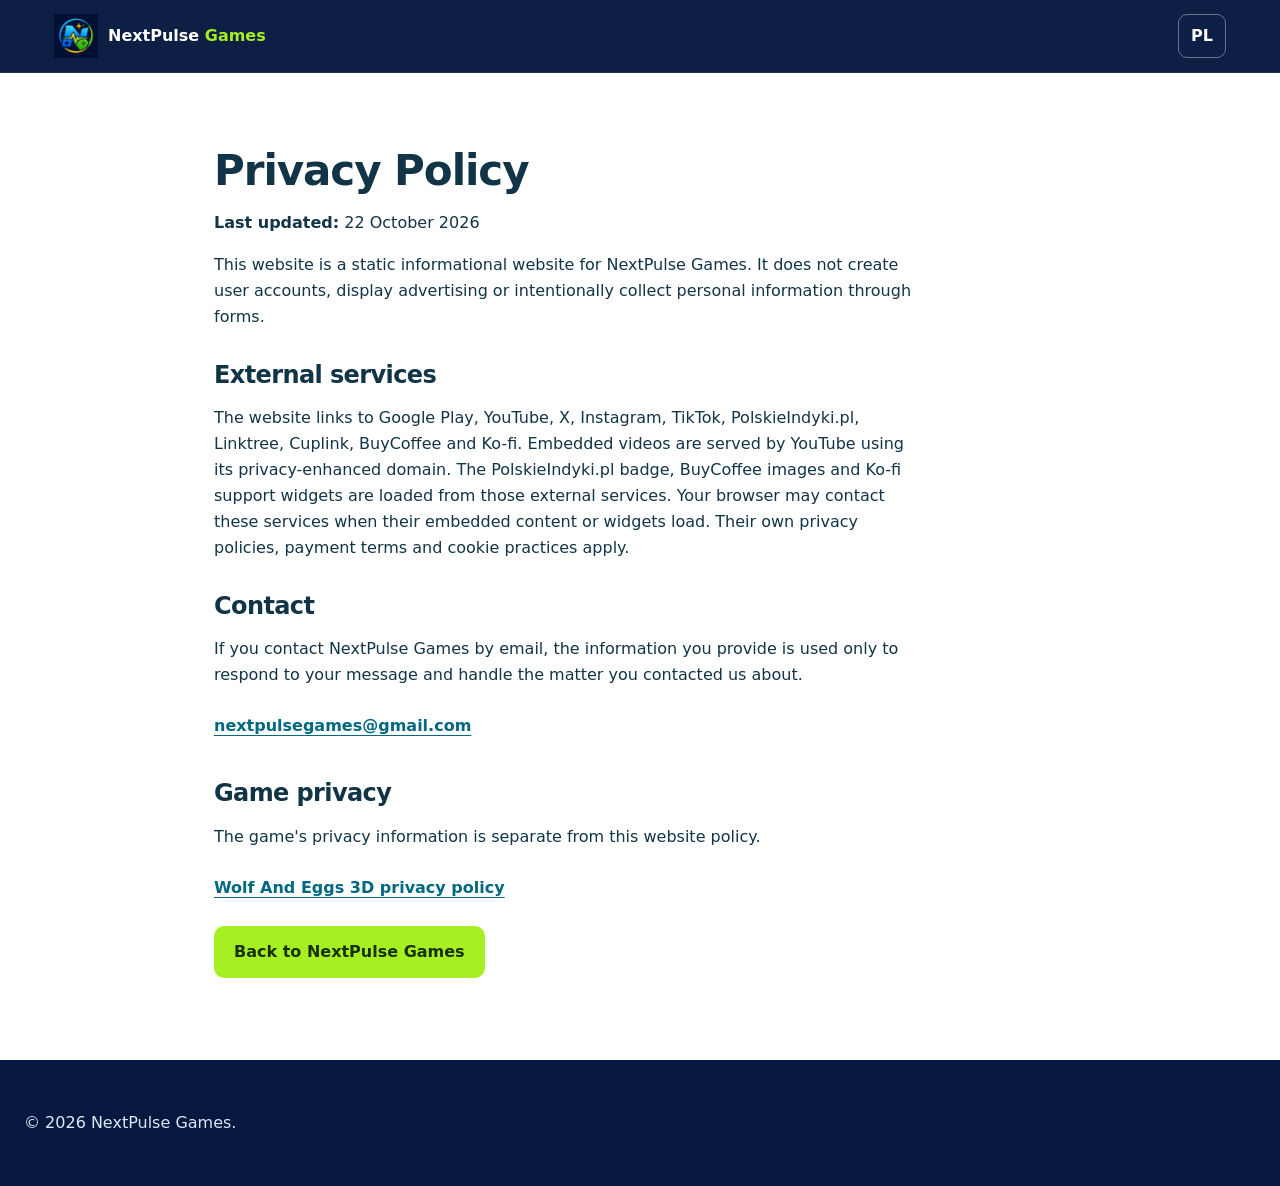
<file: privacy.html>
<!doctype html>
<html lang="en">
<head>
  <meta charset="utf-8"><meta name="viewport" content="width=device-width,initial-scale=1">
  <title>Privacy Policy  -  NextPulse Games</title>
  <meta name="description" content="Privacy information for the NextPulse Games website, external services and contact.">
  <link rel="canonical" href="https://nextpulsegames.com/privacy.html">
  <link rel="alternate" hreflang="en" href="https://nextpulsegames.com/privacy.html">
  <link rel="alternate" hreflang="pl" href="https://nextpulsegames.com/pl/privacy.html">
  <link rel="alternate" hreflang="x-default" href="https://nextpulsegames.com/privacy.html">
  <meta name="theme-color" content="#06183f"><link rel="icon" href="/assets/favicon.svg" type="image/svg+xml">
  <link rel="stylesheet" href="/styles.css?v=20261022-1">
</head>
<body>
<a class="skip" href="#main">Skip to content</a>
<header class="site-header"><div class="nav-wrap"><a class="brand" href="/"><img src="/assets/brand-logo.webp" alt="" width="44" height="44"><span>NextPulse <strong>Games</strong></span></a><a class="lang-btn" href="/pl/privacy.html" lang="pl" hreflang="pl" aria-label="Polska wersja">PL</a></div></header>
<main class="section legal" id="main">
  <h1>Privacy Policy</h1>
  <p><strong>Last updated:</strong> 22 October 2026</p>
  <p>This website is a static informational website for NextPulse Games. It does not create user accounts, display advertising or intentionally collect personal information through forms.</p>
  <h2>External services</h2>
  <p>The website links to Google Play, YouTube, X, Instagram, TikTok, PolskieIndyki.pl, Linktree, Cuplink, BuyCoffee and Ko-fi. Embedded videos are served by YouTube using its privacy-enhanced domain. The PolskieIndyki.pl badge, BuyCoffee images and Ko-fi support widgets are loaded from those external services. Your browser may contact these services when their embedded content or widgets load. Their own privacy policies, payment terms and cookie practices apply.</p>
  <h2>Contact</h2>
  <p>If you contact NextPulse Games by email, the information you provide is used only to respond to your message and handle the matter you contacted us about.</p>
  <p><a class="inline-link" href="mailto:nextpulsegames@gmail.com">nextpulsegames@gmail.com</a></p>
  <h2>Game privacy</h2>
  <p>The game's privacy information is separate from this website policy.</p>
  <p><a class="inline-link" href="https://sites.google.com/view/wolf-and-eggs-3d-privacy/">Wolf And Eggs 3D privacy policy</a></p>
  <p><a class="btn btn-primary" href="/">Back to NextPulse Games</a></p>
</main>
<footer class="footer"><p>© 2026 NextPulse Games.</p></footer>
</body></html>
</file>
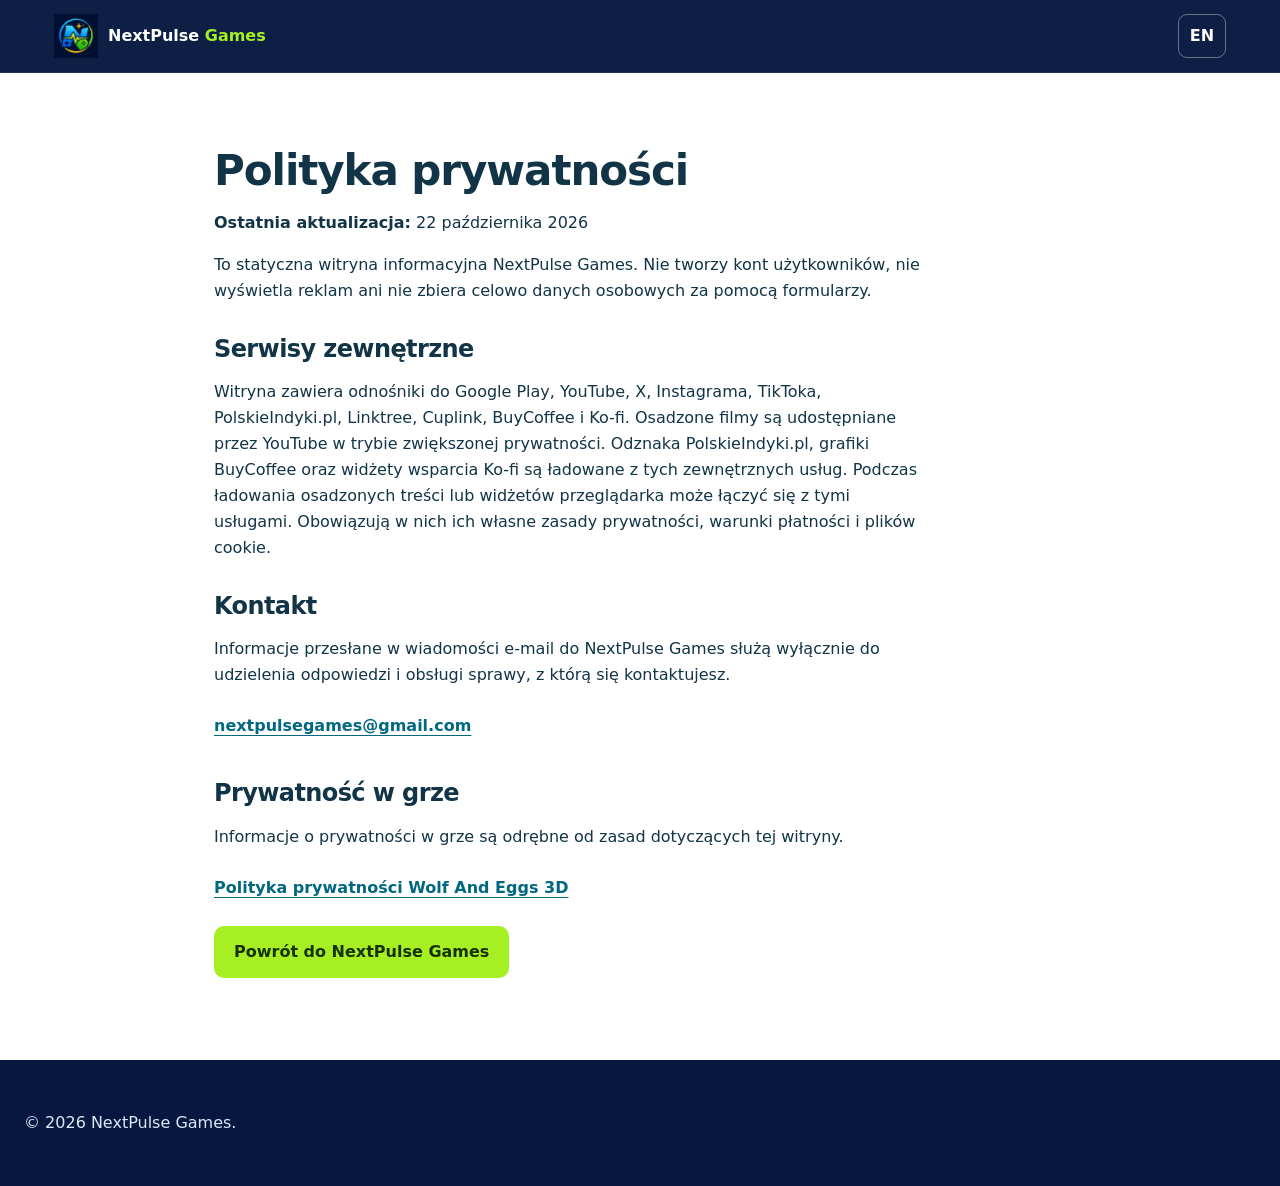
<file: pl/privacy.html>
<!doctype html>
<html lang="pl">
<head>
  <meta charset="utf-8"><meta name="viewport" content="width=device-width,initial-scale=1">
  <title>Polityka prywatności  -  NextPulse Games</title>
  <meta name="description" content="Prywatność w witrynie NextPulse Games: serwisy zewnętrzne i kontakt.">
  <link rel="canonical" href="https://nextpulsegames.com/pl/privacy.html">
  <link rel="alternate" hreflang="en" href="https://nextpulsegames.com/privacy.html">
  <link rel="alternate" hreflang="pl" href="https://nextpulsegames.com/pl/privacy.html">
  <link rel="alternate" hreflang="x-default" href="https://nextpulsegames.com/privacy.html">
  <meta name="theme-color" content="#06183f"><link rel="icon" href="/assets/favicon.svg" type="image/svg+xml">
  <link rel="stylesheet" href="/styles.css?v=20261022-1">
</head>
<body>
<a class="skip" href="#main">Przejdź do treści</a>
<header class="site-header"><div class="nav-wrap"><a class="brand" href="/pl/"><img src="/assets/brand-logo.webp" alt="" width="44" height="44"><span>NextPulse <strong>Games</strong></span></a><a class="lang-btn" href="/privacy.html" lang="en" hreflang="en" aria-label="English version">EN</a></div></header>
<main class="section legal" id="main">
  <h1>Polityka prywatności</h1>
  <p><strong>Ostatnia aktualizacja:</strong> 22 października 2026</p>
  <p>To statyczna witryna informacyjna NextPulse Games. Nie tworzy kont użytkowników, nie wyświetla reklam ani nie zbiera celowo danych osobowych za pomocą formularzy.</p>
  <h2>Serwisy zewnętrzne</h2>
  <p>Witryna zawiera odnośniki do Google Play, YouTube, X, Instagrama, TikToka, PolskieIndyki.pl, Linktree, Cuplink, BuyCoffee i Ko-fi. Osadzone filmy są udostępniane przez YouTube w trybie zwiększonej prywatności. Odznaka PolskieIndyki.pl, grafiki BuyCoffee oraz widżety wsparcia Ko-fi są ładowane z tych zewnętrznych usług. Podczas ładowania osadzonych treści lub widżetów przeglądarka może łączyć się z tymi usługami. Obowiązują w nich ich własne zasady prywatności, warunki płatności i plików cookie.</p>
  <h2>Kontakt</h2>
  <p>Informacje przesłane w wiadomości e-mail do NextPulse Games służą wyłącznie do udzielenia odpowiedzi i obsługi sprawy, z którą się kontaktujesz.</p>
  <p><a class="inline-link" href="mailto:nextpulsegames@gmail.com">nextpulsegames@gmail.com</a></p>
  <h2>Prywatność w grze</h2>
  <p>Informacje o prywatności w grze są odrębne od zasad dotyczących tej witryny.</p>
  <p><a class="inline-link" href="https://sites.google.com/view/wolf-and-eggs-3d-privacy/">Polityka prywatności Wolf And Eggs 3D</a></p>
  <p><a class="btn btn-primary" href="/pl/">Powrót do NextPulse Games</a></p>
</main>
<footer class="footer"><p>© 2026 NextPulse Games.</p></footer>
</body></html>
</file>
<file: styles.css>
:root {
  --navy:#06183f;
  --navy-2:#0a2458;
  --cyan:#16c7ff;
  --lime:#a6ef22;
  --gold:#ffd04c;
  --ink:#123447;
  --muted:#526b78;
  --line:#d7e4ea;
  --soft:#f4f8fa;
  --soft-green:#edf8ef;
  --white:#ffffff;
  --max:1220px;
  --radius:18px;
  --shadow:0 18px 50px rgba(6,24,63,.10);
}
*{box-sizing:border-box;letter-spacing:0}
html{scroll-behavior:smooth;scroll-padding-top:92px}
body{margin:0;font-family:Inter,system-ui,-apple-system,"Segoe UI",sans-serif;color:var(--ink);background:#fff;line-height:1.62}
a{color:inherit;text-decoration:none}
img{display:block;max-width:100%;height:auto}
button,a{touch-action:manipulation;-webkit-tap-highlight-color:transparent}
button{font:inherit;cursor:pointer}
:focus-visible{outline:3px solid #00748e;outline-offset:4px}
.skip{position:fixed;top:8px;left:12px;transform:translateY(-160%);z-index:300;background:#fff;color:#06183f;padding:10px 16px;border-radius:8px}
.skip:focus{transform:none}
.svg-sprite{position:absolute;width:0;height:0;overflow:hidden}
.ui-icon{width:24px;height:24px;fill:none;stroke:currentColor;stroke-width:2;stroke-linecap:round;stroke-linejoin:round;flex:0 0 auto}
.ui-icon.sm{width:18px;height:18px}
.ui-icon.lg{width:30px;height:30px}
.site-header{position:sticky;top:0;z-index:120;background:rgba(6,24,63,.97);color:#fff;border-bottom:1px solid rgba(255,255,255,.09);backdrop-filter:blur(12px)}
.nav-wrap{max-width:var(--max);min-height:72px;margin:auto;padding:8px 24px;display:flex;align-items:center;gap:22px}
.brand{display:flex;align-items:center;gap:10px;margin-right:auto;font-weight:850}
.brand img{width:44px;height:44px;object-fit:contain}
.brand strong{color:var(--lime)}
.nav-links{display:flex;gap:20px;align-items:center}
.nav-links a{font-size:14px;font-weight:750;min-height:44px;display:flex;align-items:center}
.nav-links a:hover{color:var(--lime)}
.lang-btn{display:grid;place-items:center;min-width:48px;min-height:44px;border:1px solid #60748c;border-radius:9px;font-weight:800}
.hero{background:#020d2d;color:#fff;padding-bottom:34px}
.hero-brand-visual{width:100%;max-width:var(--max);aspect-ratio:3 / 1;margin:0 auto;background:#020d2d}
.hero-brand-visual img{width:100%;height:auto;object-fit:contain}
.hero-content{max-width:var(--max);margin:0 auto;padding:30px 24px 4px;display:grid;grid-template-columns:minmax(0,1fr) 280px;gap:44px;align-items:center}
.eyebrow,.kicker{font-size:12px;font-weight:850;text-transform:uppercase;letter-spacing:.08em;color:#006c88}
.hero .eyebrow{color:#9ce9ff}
h1,h2,h3{letter-spacing:-.025em;text-wrap:balance}
h1{font-size:42px;line-height:1.12;margin:8px 0 16px}
h2{font-size:36px;line-height:1.15;margin:8px 0 14px}
h3{font-size:24px;line-height:1.25;margin:0 0 12px}
.hero-content p{font-size:17px;color:#dce8f5;margin:0;max-width:760px}
.hero-actions{display:grid;gap:12px}
.btn{display:inline-flex;align-items:center;justify-content:center;gap:9px;min-height:52px;padding:12px 20px;border-radius:10px;font-weight:800;text-align:center;line-height:1.35}
.btn-primary{background:var(--lime);color:#173100}
.btn-primary:hover{background:#b9ff44}
.btn-secondary{background:#e5f8ff;color:var(--ink)}
.btn-ghost{border:1px solid #aac1cc;background:#fff;color:var(--ink)}
.btn-dark{background:var(--navy);color:#fff}
.btn-wide{width:100%}
.trust-strip{display:grid;grid-template-columns:repeat(4,1fr);gap:18px;max-width:var(--max);margin:auto;padding:26px 24px;border-bottom:1px solid var(--line)}
.trust-item{display:grid;grid-template-columns:auto 1fr;column-gap:12px;align-items:center}
.trust-item .ui-icon{grid-row:1 / 3;color:#08728b}
.trust-item strong{font-size:14px}
.trust-item small{line-height:1.35;color:var(--muted)}
.section{max-width:var(--max);margin:auto;padding:66px 24px}
.section.alt{max-width:none;background:var(--soft)}
.section.alt>.inner,.studio>.inner,.support-section>.inner{max-width:var(--max);margin:auto}
.section-title-row{display:flex;align-items:flex-end;justify-content:space-between;gap:24px;margin-bottom:30px}
.section-lead{color:var(--muted);max-width:790px;margin:12px 0 0}
.about-grid{display:grid;grid-template-columns:1.05fr .95fr;gap:38px;align-items:start}
.about-copy p{color:var(--muted);margin:0 0 16px}
.values-grid{display:grid;grid-template-columns:1fr 1fr;gap:14px}
.value-card{border:1px solid var(--line);border-radius:14px;padding:20px;background:#fff}
.value-card .ui-icon{color:#08728b;margin-bottom:12px}
.value-card strong{display:block;margin-bottom:4px}
.value-card p{font-size:14px;margin:0;color:var(--muted)}
.feature-grid{display:grid;grid-template-columns:1.1fr .9fr;gap:36px;align-items:start}
.video-shell{min-width:0}
.video-launch{position:relative;display:block;margin-top:12px;border-radius:14px;overflow:hidden;aspect-ratio:16 / 9;background:var(--navy)}
.video-launch img{width:100%;height:100%;object-fit:contain}
.video-play{position:absolute;inset:0;margin:auto;width:66px;height:66px;display:grid;place-items:center;background:#06183fee;color:#fff;border:2px solid #fff;border-radius:50%}
.video-play .ui-icon{width:30px;height:30px;margin-left:3px}
.video-launch:hover .video-play{background:#006d85}
.video-shell iframe{width:100%;aspect-ratio:16 / 9;display:block;border:0;background:var(--navy);margin-top:12px;border-radius:14px}
.preview-badge{display:inline-block;font-size:12px;color:#255565;font-weight:750;padding:5px 0}
.video-note{font-size:13px;color:var(--muted)}
.feature-copy>p{color:var(--muted)}
.feature-list{display:grid;gap:14px;margin:24px 0}
.feature-item{display:grid;grid-template-columns:auto 1fr;gap:12px;padding:14px;border:1px solid var(--line);border-radius:12px;background:#fff}
.feature-item .ui-icon{color:#08728b;margin-top:2px}
.feature-item strong{font-size:14px}
.feature-item small{display:block;color:var(--muted);font-size:13px;line-height:1.45}
.inline-link{color:#006880;text-decoration:underline;text-underline-offset:4px;font-weight:750;min-height:44px;display:inline-flex;align-items:center;gap:8px}
.indie-badge{display:flex;flex-direction:column;align-items:flex-start;gap:6px;width:fit-content;margin-top:12px;font-size:13px;color:#006880;text-decoration:underline;text-underline-offset:3px}
.indie-badge img{width:223px;height:20px;object-fit:contain}
.gallery{border-top:1px solid var(--line)}
.shots{display:grid;grid-template-columns:repeat(2,minmax(0,1fr));gap:28px 24px}
.shots figure{margin:0;min-width:0}
.shots a{display:block;border-radius:12px}
.shots img{width:100%;aspect-ratio:16 / 9;object-fit:cover;background:#e4f0eb;border-radius:12px;border:1px solid var(--line)}
.shots a:hover img{border-color:#00768e}
.shots figcaption{font-size:14px;font-weight:700;padding-top:9px}
.support-section{max-width:none;background:linear-gradient(180deg,#06183f 0%,#0a2458 100%);color:#fff;padding:70px 24px}
.support-section .kicker{color:#9ce9ff}
.support-section .section-lead{color:#d6e5ec}
.support-intro{display:grid;grid-template-columns:minmax(0,1fr) 360px;gap:38px;align-items:start;margin-bottom:34px}
.support-note{border:1px solid rgba(255,255,255,.15);border-radius:14px;padding:20px;background:rgba(255,255,255,.06)}
.support-note p{margin:0;color:#d6e5ec;font-size:14px}
.support-note strong{display:block;margin-bottom:5px;color:#fff}
.support-payments{display:grid;grid-template-columns:1.05fr .95fr;gap:24px;margin:28px 0 36px}
.support-card{min-width:0;background:#fff;color:var(--ink);border-radius:16px;padding:24px;box-shadow:var(--shadow)}
.support-card h3{font-size:21px}
.support-card p{color:var(--muted)}
.buycoffee-official{display:flex;justify-content:center;margin:18px 0}
.buycoffee-official a{max-width:100%}
.buycoffee-official img{max-width:351px;width:100%;height:auto}
.coffee-widget{width:100%;max-width:600px;margin:18px auto 0;font-family:Arial,sans-serif}
.coffee-widget-head{background:#fff;padding:14px;border-radius:14px;text-align:center;color:#000000de;border:1px solid #e5e8ea}
.coffee-widget-head h4{font-size:15px;font-weight:700;line-height:1.5;margin:0}
.coffee-options{display:flex;gap:8px;margin-top:10px;justify-content:center}
.coffee-option{display:flex;flex-direction:column;justify-content:center;align-items:center;padding:14px;border-radius:14px;border:1px solid #e5e8ea;width:100%;text-align:center;background:#fff;color:#000000de;text-decoration:none}
.coffee-option:hover{border-color:#8fb9ca;box-shadow:0 8px 24px rgba(6,24,63,.08)}
.coffee-option img{width:34px;height:34px}
.coffee-option span{font-size:15px;font-weight:800;margin-top:7px}
.support-links{display:grid;grid-template-columns:repeat(2,minmax(0,1fr));gap:10px;margin-top:16px}
.support-links a{display:flex;align-items:center;gap:9px;padding:12px 14px;border:1px solid var(--line);border-radius:10px;font-weight:750}
.support-links a:hover{background:var(--soft)}
.qr-heading{margin-top:44px}
.qr-grid{display:grid;grid-template-columns:repeat(4,minmax(0,1fr));gap:18px}
.qr-card{background:#fff;color:var(--ink);border-radius:16px;padding:18px;text-align:center}
.qr-card img{width:100%;max-width:260px;aspect-ratio:1;border-radius:14px;margin:0 auto 14px;background:#fff}
.qr-card strong{display:block;font-size:15px;line-height:1.35}
.qr-card small{display:block;color:var(--muted);margin-top:5px}
.studio{max-width:none;background:var(--soft-green);padding:70px 24px}
.studio-grid{display:grid;grid-template-columns:230px 1fr;gap:50px;align-items:center}
.studio-logo img{width:210px}
.studio-copy p{color:var(--muted);max-width:850px}
.studio-points{display:grid;grid-template-columns:repeat(3,minmax(0,1fr));gap:12px;margin-top:20px}
.studio-point{border:1px solid #cfe4d3;border-radius:12px;padding:15px;background:#fff}
.studio-point .ui-icon{color:#2f7f4d;margin-bottom:8px}
.studio-point strong{display:block;font-size:14px}
.social-grid{display:grid;grid-template-columns:repeat(4,minmax(0,1fr));gap:16px}
.social-grid a{display:flex;flex-direction:column;align-items:center;padding:24px 8px;gap:8px;border:1px solid var(--line);border-radius:14px}
.social-grid a:hover{background:#eff9fc}
.social-grid .ui-icon{color:#006880}
.social-grid small{font-size:12px;color:var(--muted)}
.kofi-footer-widget{background:#0a2458;color:#fff;padding:22px 24px;text-align:center;border-top:1px solid rgba(255,255,255,.08)}
.kofi-footer-widget a{display:inline-block}
.footer{background:var(--navy);color:#dce8f5;padding:34px 24px}
.footer-inner{max-width:var(--max);margin:auto;display:grid;grid-template-columns:1fr auto;gap:24px;align-items:center}
.footer-brand{display:flex;align-items:center;gap:12px;font-weight:800}
.footer-brand img{width:42px;height:42px}
.footer-links{display:flex;gap:16px 20px;flex-wrap:wrap;justify-content:flex-end}
.footer a{text-decoration:underline;text-underline-offset:4px;overflow-wrap:anywhere}
.footer-meta{max-width:var(--max);margin:22px auto 0;padding-top:20px;border-top:1px solid rgba(255,255,255,.13);display:flex;justify-content:space-between;gap:20px;flex-wrap:wrap;font-size:12px;color:#afc3ce}
.shot-lightbox{position:fixed;inset:0;width:100%;max-width:none;height:100%;max-height:none;margin:0;border:0;padding:72px 76px;background:#081528f5;color:#fff}
.shot-lightbox[open]{display:flex;align-items:center;justify-content:center}
.shot-lightbox::backdrop{background:#071322e8}
.shot-lightbox-figure{margin:0;max-width:1600px;display:flex;flex-direction:column;align-items:center;gap:14px}
.shot-lightbox-figure img{width:auto;max-width:100%;max-height:calc(100dvh - 180px);object-fit:contain;border-radius:8px}
.shot-lightbox-figure figcaption{font-size:14px;text-align:center}
.shot-lightbox button{position:absolute;border:1px solid #8ca7bc;background:#1c384e;color:#fff;width:48px;height:48px;border-radius:8px;display:grid;place-items:center;font-size:32px;line-height:1}
.shot-lightbox-close{top:16px;right:18px}
.shot-lightbox-prev{left:16px;top:calc(50% - 24px)}
.shot-lightbox-next{right:16px;top:calc(50% - 24px)}
.lightbox-open{overflow:hidden}
.legal{max-width:900px;min-height:70vh}
.legal p{max-width:70ch}
.legal h2{font-size:24px;margin-top:32px}
.error-page{min-height:70vh;max-width:760px}
.error-page .error-code{font-size:72px;font-weight:800;color:#00738a;margin:0}
@media(max-width:1040px){
  .qr-grid{grid-template-columns:repeat(2,minmax(0,1fr))}
  .studio-points{grid-template-columns:1fr}
}
@media(max-width:960px){
  .hero-content{grid-template-columns:1fr;gap:22px}
  .hero-actions{grid-template-columns:1fr 1fr}
  .about-grid,.feature-grid,.support-intro,.support-payments{grid-template-columns:1fr}
  .trust-strip{grid-template-columns:1fr 1fr}
  .studio-grid{grid-template-columns:160px 1fr;gap:30px}
  .social-grid{grid-template-columns:1fr 1fr}
}
@media(max-width:720px){
  html{scroll-padding-top:122px}
  .nav-wrap{padding:8px 18px;gap:8px 16px;flex-wrap:wrap}
  .brand{font-size:14px}
  .brand img{width:36px;height:36px}
  .nav-links{order:3;width:100%;justify-content:space-between;gap:8px}
  .nav-links a{font-size:12px}
  .section{padding:46px 18px}
  .hero-content{padding:24px 18px 0}
  h1{font-size:30px}
  h2{font-size:29px}
  .hero-content p{font-size:15px}
  .hero-actions{grid-template-columns:1fr}
  .trust-strip{padding:24px 18px;gap:20px 14px}
  .values-grid{grid-template-columns:1fr}
  .shots{grid-template-columns:1fr;gap:24px}
  .support-section,.studio{padding:50px 18px}
  .coffee-options{flex-direction:column}
  .support-links{grid-template-columns:1fr}
  .qr-grid{grid-template-columns:1fr}
  .studio-grid{grid-template-columns:1fr;gap:20px}
  .studio-logo img{width:110px}
  .social-grid small{font-size:11px;overflow-wrap:anywhere}
  .footer-inner{grid-template-columns:1fr}
  .footer-links{justify-content:flex-start}
  .shot-lightbox{padding:70px 12px 110px}
  .shot-lightbox-figure img{max-height:calc(100dvh - 250px)}
  .shot-lightbox-prev,.shot-lightbox-next{top:auto;bottom:22px}
  .shot-lightbox-prev{left:calc(50% - 62px)}
  .shot-lightbox-next{right:calc(50% - 62px)}
}
@media(prefers-reduced-motion:reduce){html{scroll-behavior:auto}}
</file>
